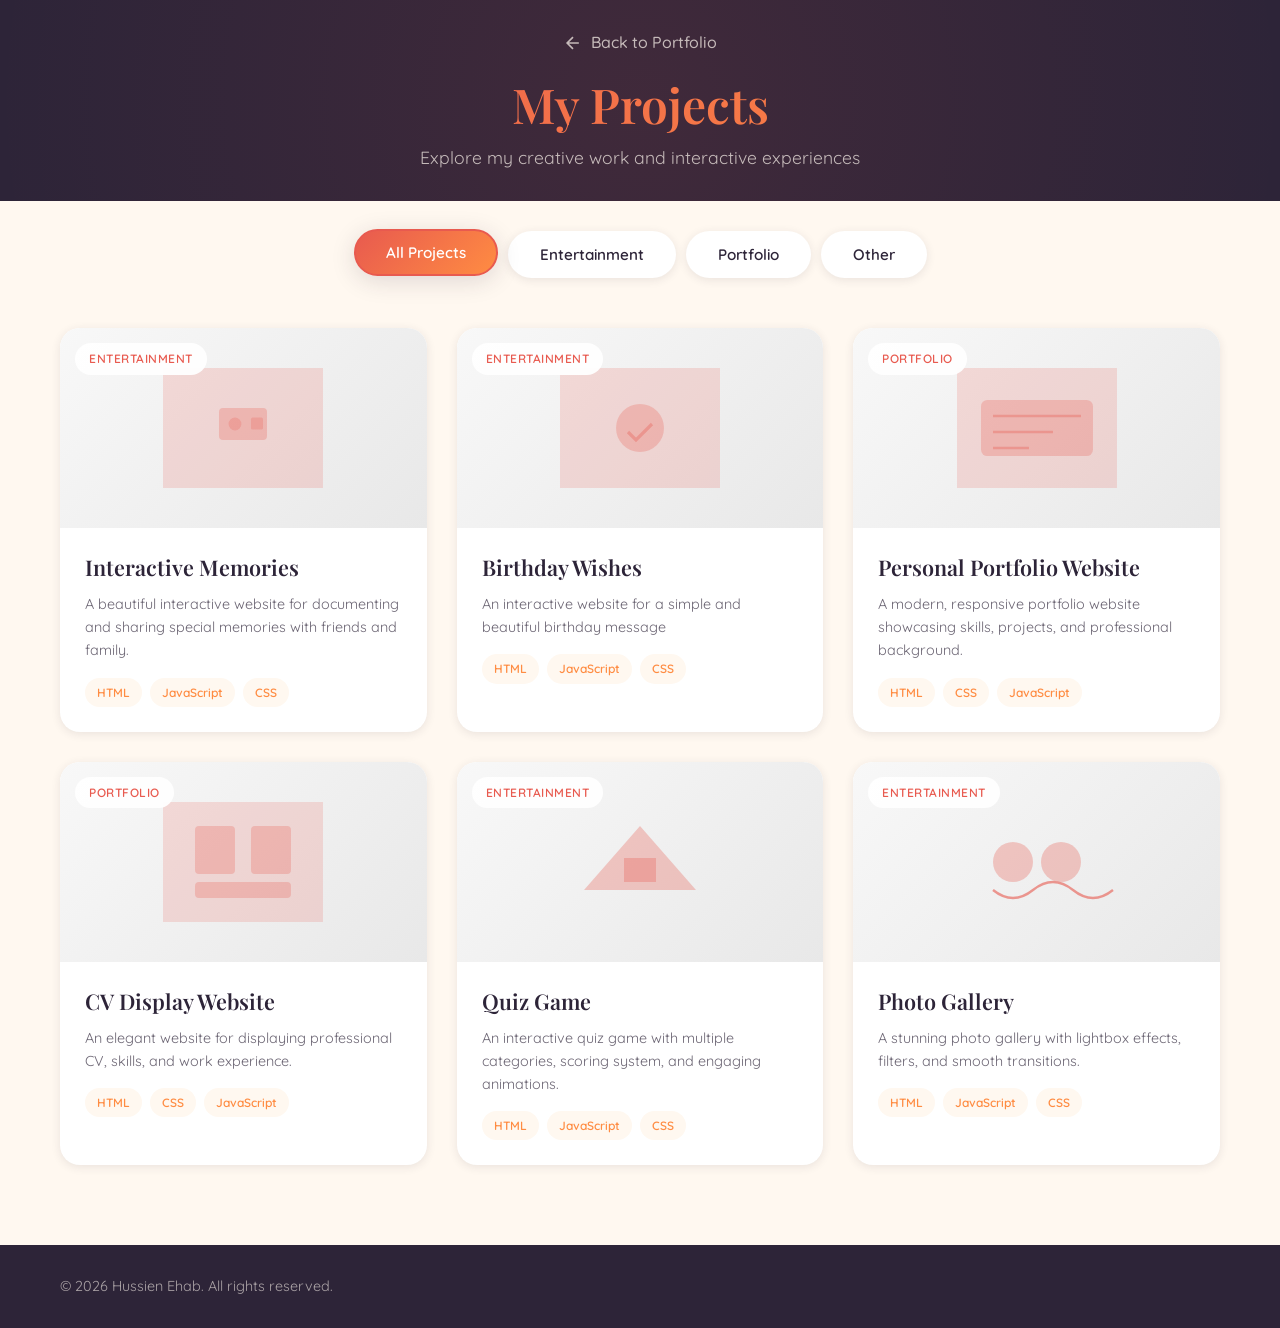
<file: projects.html>
<!DOCTYPE html>
<html lang="en">
<head>
    <meta charset="UTF-8">
    <meta name="viewport" content="width=device-width, initial-scale=1.0">
    <title>My Projects | Portfolio</title>
    <link rel="preconnect" href="https://fonts.googleapis.com">
    <link rel="preconnect" href="https://fonts.gstatic.com" crossorigin>
    <link href="https://fonts.googleapis.com/css2?family=Playfair+Display:wght@400;500;600;700&family=Quicksand:wght@300;400;500;600;700&display=swap" rel="stylesheet">
    <link rel="stylesheet" href="styles.css">
    <style>
        :root {
            --primary: #E85A4F;
            --secondary: #FF8C42;
            --accent: #FFC857;
            --bg-light: #FFF8F0;
            --bg-dark: #2D2438;
            --text-dark: #2D2438;
            --text-light: #FFF8F0;
            --shadow-sm: 0 2px 10px rgba(45, 36, 56, 0.1);
            --shadow-md: 0 5px 25px rgba(45, 36, 56, 0.15);
            --shadow-lg: 0 10px 40px rgba(45, 36, 56, 0.2);
            --transition: all 0.3s ease;
        }

        * {
            margin: 0;
            padding: 0;
            box-sizing: border-box;
        }

        body {
            font-family: 'Quicksand', -apple-system, BlinkMacSystemFont, sans-serif;
            background: var(--bg-light);
            color: var(--text-dark);
            min-height: 100vh;
        }

        /* Header */
        .projects-header {
            background: var(--bg-dark);
            padding: 30px 0;
            position: relative;
            overflow: hidden;
        }

        .projects-header::before {
            content: '';
            position: absolute;
            top: -50%;
            left: -50%;
            width: 200%;
            height: 200%;
            background: radial-gradient(circle, rgba(232, 90, 79, 0.1) 0%, transparent 50%);
            animation: rotate 20s linear infinite;
        }

        @keyframes rotate {
            from { transform: rotate(0deg); }
            to { transform: rotate(360deg); }
        }

        .header-content {
            position: relative;
            z-index: 1;
            text-align: center;
        }

        .back-link {
            display: inline-flex;
            align-items: center;
            gap: 8px;
            color: var(--text-light);
            opacity: 0.7;
            text-decoration: none;
            font-weight: 500;
            margin-bottom: 20px;
            transition: var(--transition);
        }

        .back-link:hover {
            opacity: 1;
            transform: translateX(-5px);
        }

        .back-link svg {
            width: 20px;
            height: 20px;
        }

        .projects-header h1 {
            font-family: 'Playfair Display', serif;
            font-size: 3rem;
            color: var(--text-light);
            margin-bottom: 10px;
            background: linear-gradient(135deg, var(--primary), var(--secondary));
            -webkit-background-clip: text;
            -webkit-text-fill-color: transparent;
            background-clip: text;
        }

        .projects-header p {
            color: var(--text-light);
            opacity: 0.7;
            font-size: 1.1rem;
        }

        /* Filter Tabs */
        .filter-section {
            padding: 30px 0;
            text-align: center;
        }

        .filter-tabs {
            display: inline-flex;
            gap: 10px;
            flex-wrap: wrap;
            justify-content: center;
        }

        .filter-tab {
            padding: 12px 30px;
            background: white;
            border: 2px solid transparent;
            border-radius: 50px;
            font-family: 'Quicksand', sans-serif;
            font-weight: 600;
            font-size: 0.95rem;
            color: var(--text-dark);
            cursor: pointer;
            transition: var(--transition);
            box-shadow: var(--shadow-sm);
        }

        .filter-tab:hover,
        .filter-tab.active {
            border-color: var(--primary);
            background: linear-gradient(135deg, var(--primary), var(--secondary));
            color: white;
            transform: translateY(-2px);
            box-shadow: var(--shadow-md);
        }

        /* Projects Grid */
        .projects-section {
            padding: 20px 0 80px;
        }

        .container {
            max-width: 1200px;
            margin: 0 auto;
            padding: 0 20px;
        }

        .projects-grid {
            display: grid;
            grid-template-columns: repeat(auto-fill, minmax(320px, 1fr));
            gap: 30px;
        }

        .project-card {
            background: white;
            border-radius: 20px;
            overflow: hidden;
            box-shadow: var(--shadow-sm);
            transition: var(--transition);
            position: relative;
        }

        .project-card:hover {
            transform: translateY(-10px) scale(1.02);
            box-shadow: var(--shadow-lg);
        }

        .project-card::before {
            content: '';
            position: absolute;
            top: 0;
            left: 0;
            right: 0;
            height: 4px;
            background: linear-gradient(90deg, var(--primary), var(--secondary), var(--accent));
            opacity: 0;
            transition: var(--transition);
        }

        .project-card:hover::before {
            opacity: 1;
        }

        .project-image {
            position: relative;
            height: 200px;
            overflow: hidden;
            background: linear-gradient(135deg, #f8f8f8, #e8e8e8);
        }

        .project-placeholder {
            width: 100%;
            height: 100%;
            display: flex;
            align-items: center;
            justify-content: center;
            color: var(--primary);
        }

        .project-placeholder svg {
            width: 60%;
            height: 60%;
            opacity: 0.6;
        }

        .project-category {
            position: absolute;
            top: 15px;
            left: 15px;
            padding: 6px 14px;
            background: rgba(255, 255, 255, 0.95);
            border-radius: 20px;
            font-size: 0.75rem;
            font-weight: 600;
            color: var(--primary);
            text-transform: uppercase;
            letter-spacing: 0.5px;
        }

        .project-overlay {
            position: absolute;
            inset: 0;
            background: linear-gradient(135deg, rgba(232, 90, 79, 0.95), rgba(255, 140, 66, 0.95));
            display: flex;
            align-items: center;
            justify-content: center;
            opacity: 0;
            transition: var(--transition);
        }

        .project-card:hover .project-overlay {
            opacity: 1;
        }

        .view-btn {
            padding: 14px 35px;
            background: white;
            color: var(--primary);
            font-weight: 700;
            font-size: 1rem;
            border-radius: 50px;
            text-decoration: none;
            transform: translateY(20px);
            transition: var(--transition);
            display: inline-flex;
            align-items: center;
            gap: 8px;
        }

        .project-card:hover .view-btn {
            transform: translateY(0);
        }

        .view-btn:hover {
            transform: scale(1.05) !important;
        }

        .project-info {
            padding: 25px;
        }

        .project-info h3 {
            font-family: 'Playfair Display', serif;
            font-size: 1.35rem;
            color: var(--text-dark);
            margin-bottom: 12px;
            line-height: 1.3;
        }

        .project-info p {
            font-size: 0.9rem;
            color: var(--text-dark);
            opacity: 0.7;
            line-height: 1.6;
            margin-bottom: 15px;
        }

        .project-tags {
            display: flex;
            flex-wrap: wrap;
            gap: 8px;
        }

        .project-tags span {
            padding: 5px 12px;
            background: var(--bg-light);
            color: var(--secondary);
            font-size: 0.75rem;
            font-weight: 600;
            border-radius: 20px;
        }

        /* Empty State */
        .empty-state {
            text-align: center;
            padding: 60px 20px;
        }

        .empty-state svg {
            width: 120px;
            height: 120px;
            opacity: 0.3;
            margin-bottom: 20px;
        }

        .empty-state h3 {
            font-family: 'Playfair Display', serif;
            font-size: 1.5rem;
            color: var(--text-dark);
            margin-bottom: 10px;
        }

        .empty-state p {
            color: var(--text-dark);
            opacity: 0.6;
        }

        /* Footer */
        .footer {
            background: var(--bg-dark);
            color: var(--text-light);
            padding: 30px 0;
            text-align: center;
        }

        .footer p {
            opacity: 0.6;
            font-size: 0.9rem;
        }

        /* Animations */
        @keyframes fadeInUp {
            from {
                opacity: 0;
                transform: translateY(30px);
            }
            to {
                opacity: 1;
                transform: translateY(0);
            }
        }

        .project-card {
            animation: fadeInUp 0.6s ease forwards;
        }

        .project-card:nth-child(1) { animation-delay: 0.1s; }
        .project-card:nth-child(2) { animation-delay: 0.2s; }
        .project-card:nth-child(3) { animation-delay: 0.3s; }
        .project-card:nth-child(4) { animation-delay: 0.4s; }
        .project-card:nth-child(5) { animation-delay: 0.5s; }
        .project-card:nth-child(6) { animation-delay: 0.6s; }

        /* Responsive */
        @media (max-width: 768px) {
            .projects-header h1 {
                font-size: 2rem;
            }

            .projects-grid {
                grid-template-columns: 1fr;
            }

            .filter-tabs {
                gap: 8px;
            }

            .filter-tab {
                padding: 10px 20px;
                font-size: 0.85rem;
            }
        }
    </style>
</head>
<body>
    <!-- Header -->
    <header class="projects-header">
        <div class="header-content container">
            <a href="index.html" class="back-link">
                <svg viewBox="0 0 24 24" fill="none" stroke="currentColor" stroke-width="2">
                    <path d="M19 12H5M12 19l-7-7 7-7"/>
                </svg>
                Back to Portfolio
            </a>
            <h1>My Projects</h1>
            <p>Explore my creative work and interactive experiences</p>
        </div>
    </header>

    <!-- Filter Section -->
    <section class="filter-section">
        <div class="filter-tabs">
            <button class="filter-tab active" data-filter="all">All Projects</button>
            <button class="filter-tab" data-filter="entertainment">Entertainment</button>
            <button class="filter-tab" data-filter="portfolio">Portfolio</button>
            <button class="filter-tab" data-filter="other">Other</button>
        </div>
    </section>

    <!-- Projects Grid -->
    <section class="projects-section">
        <div class="container">
            <div class="projects-grid" id="projectsGrid">
                <!-- Entertainment Category -->
                <article class="project-card" data-category="entertainment">
                    <div class="project-image">
                        <div class="project-placeholder">
                            <svg viewBox="0 0 200 150" fill="none" xmlns="http://www.w3.org/2000/svg">
                                <rect width="200" height="150" fill="currentColor" opacity="0.3"/>
                                <rect x="70" y="50" width="60" height="40" rx="5" fill="currentColor" opacity="0.5"/>
                                <circle cx="90" cy="70" r="8" fill="currentColor" opacity="0.7"/>
                                <rect x="110" y="62" width="15" height="15" rx="2" fill="currentColor" opacity="0.7"/>
                            </svg>
                        </div>
                        <span class="project-category">Entertainment</span>
                        <div class="project-overlay">
                            <a href="#" class="view-btn">View Project</a>
                        </div>
                    </div>
                    <div class="project-info">
                        <h3>Interactive Memories</h3>
                        <p>A beautiful interactive website for documenting and sharing special memories with friends and family.</p>
                        <div class="project-tags">
                            <span>HTML</span>
                            <span>JavaScript</span>
                            <span>CSS</span>
                        </div>
                    </div>
                </article>

                <article class="project-card" data-category="entertainment">
                    <div class="project-image">
                        <div class="project-placeholder">
                            <svg viewBox="0 0 200 150" fill="none" xmlns="http://www.w3.org/2000/svg">
                                <rect width="200" height="150" fill="currentColor" opacity="0.3"/>
                                <circle cx="100" cy="75" r="30" fill="currentColor" opacity="0.5"/>
                                <path d="M85 80 L95 90 L115 70" stroke="currentColor" stroke-width="4" fill="none"/>
                            </svg>
                        </div>
                        <span class="project-category">Entertainment</span>
                        <div class="project-overlay">
                            <a href="#" class="view-btn">View Project</a>
                        </div>
                    </div>
                    <div class="project-info">
                        <h3>Birthday Wishes</h3>
                        <p>An interactive website for a simple and beautiful birthday message</p>
                        <div class="project-tags">
                            <span>HTML</span>
                            <span>JavaScript</span>
                            <span>CSS</span>
                        </div>
                    </div>
                </article>

                <!-- Portfolio Category -->
                <article class="project-card" data-category="portfolio">
                    <div class="project-image">
                        <div class="project-placeholder">
                            <svg viewBox="0 0 200 150" fill="none" xmlns="http://www.w3.org/2000/svg">
                                <rect width="200" height="150" fill="currentColor" opacity="0.3"/>
                                <rect x="30" y="40" width="140" height="70" rx="8" fill="currentColor" opacity="0.5"/>
                                <line x1="45" y1="60" x2="155" y2="60" stroke="currentColor" stroke-width="3"/>
                                <line x1="45" y1="80" x2="120" y2="80" stroke="currentColor" stroke-width="3"/>
                                <line x1="45" y1="100" x2="90" y2="100" stroke="currentColor" stroke-width="3"/>
                            </svg>
                        </div>
                        <span class="project-category">Portfolio</span>
                        <div class="project-overlay">
                            <a href="index.html" class="view-btn">View Project</a>
                        </div>
                    </div>
                    <div class="project-info">
                        <h3>Personal Portfolio Website</h3>
                        <p>A modern, responsive portfolio website showcasing skills, projects, and professional background.</p>
                        <div class="project-tags">
                            <span>HTML</span>
                            <span>CSS</span>
                            <span>JavaScript</span>
                        </div>
                    </div>
                </article>

                <article class="project-card" data-category="portfolio">
                    <div class="project-image">
                        <div class="project-placeholder">
                            <svg viewBox="0 0 200 150" fill="none" xmlns="http://www.w3.org/2000/svg">
                                <rect width="200" height="150" fill="currentColor" opacity="0.3"/>
                                <rect x="40" y="30" width="50" height="60" rx="5" fill="currentColor" opacity="0.5"/>
                                <rect x="110" y="30" width="50" height="60" rx="5" fill="currentColor" opacity="0.5"/>
                                <rect x="40" y="100" width="120" height="20" rx="5" fill="currentColor" opacity="0.5"/>
                            </svg>
                        </div>
                        <span class="project-category">Portfolio</span>
                        <div class="project-overlay">
                            <a href="#" class="view-btn">View Project</a>
                        </div>
                    </div>
                    <div class="project-info">
                        <h3>CV Display Website</h3>
                        <p>An elegant website for displaying professional CV, skills, and work experience.</p>
                        <div class="project-tags">
                            <span>HTML</span>
                            <span>CSS</span>
                            <span>JavaScript</span>
                        </div>
                    </div>
                </article>

                <!-- More Entertainment Projects -->
                <article class="project-card" data-category="entertainment">
                    <div class="project-image">
                        <div class="project-placeholder">
                            <svg viewBox="0 0 200 150" fill="none" xmlns="http://www.w3.org/2000/svg">
                                <polygon points="100,30 170,110 30,110" fill="currentColor" opacity="0.5"/>
                                <rect x="80" y="70" width="40" height="30" fill="currentColor" opacity="0.7"/>
                            </svg>
                        </div>
                        <span class="project-category">Entertainment</span>
                        <div class="project-overlay">
                            <a href="#" class="view-btn">View Project</a>
                        </div>
                    </div>
                    <div class="project-info">
                        <h3>Quiz Game</h3>
                        <p>An interactive quiz game with multiple categories, scoring system, and engaging animations.</p>
                        <div class="project-tags">
                            <span>HTML</span>
                            <span>JavaScript</span>
                            <span>CSS</span>
                        </div>
                    </div>
                </article>

                <article class="project-card" data-category="entertainment">
                    <div class="project-image">
                        <div class="project-placeholder">
                            <svg viewBox="0 0 200 150" fill="none" xmlns="http://www.w3.org/2000/svg">
                                <circle cx="70" cy="75" r="25" fill="currentColor" opacity="0.5"/>
                                <circle cx="130" cy="75" r="25" fill="currentColor" opacity="0.5"/>
                                <path d="M45 110 Q70 130 95 110 Q120 90 145 110 Q170 130 195 110" stroke="currentColor" stroke-width="3" fill="none"/>
                            </svg>
                        </div>
                        <span class="project-category">Entertainment</span>
                        <div class="project-overlay">
                            <a href="" class="view-btn">View Project</a>
                        </div>
                    </div>
                    <div class="project-info">
                        <h3>Photo Gallery</h3>
                        <p>A stunning photo gallery with lightbox effects, filters, and smooth transitions.</p>
                        <div class="project-tags">
                            <span>HTML</span>
                            <span>JavaScript</span>
                            <span>CSS</span>
                        </div>
                    </div>
                </article>
            </div>
        </div>
    </section>

    <!-- Footer -->
    <footer class="footer">
        <div class="container">
            <p>&copy; 2026 Hussien Ehab. All rights reserved.</p>
        </div>
    </footer>

    <script>
        // Filter functionality
        const filterTabs = document.querySelectorAll('.filter-tab');
        const projectCards = document.querySelectorAll('.project-card');

        filterTabs.forEach(tab => {
            tab.addEventListener('click', () => {
                // Remove active class from all tabs
                filterTabs.forEach(t => t.classList.remove('active'));
                // Add active class to clicked tab
                tab.classList.add('active');

                const filter = tab.getAttribute('data-filter');

                projectCards.forEach(card => {
                    if (filter === 'all' || card.getAttribute('data-category') === filter) {
                        card.style.display = 'block';
                        setTimeout(() => {
                            card.style.opacity = '1';
                            card.style.transform = 'translateY(0)';
                        }, 50);
                    } else {
                        card.style.opacity = '0';
                        card.style.transform = 'translateY(20px)';
                        setTimeout(() => {
                            card.style.display = 'none';
                        }, 300);
                    }
                });
            });
        });




        // Smooth scroll for better UX
        document.querySelectorAll('a[href^="#"]').forEach(anchor => {
            anchor.addEventListener('click', function(e) {
                e.preventDefault();
                const target = document.querySelector(this.getAttribute('href'));
                if (target) {
                    target.scrollIntoView({
                        behavior: 'smooth'
                    });
                }
            });
        });
    </script>
</body>
</html>
</file>
<file: styles.css>
/* CSS Variables */
:root {
    --primary: #E85A4F;
    --secondary: #FF8C42;
    --accent: #FFC857;
    --bg-light: #FFF8F0;
    --bg-dark: #2D2438;
    --text-dark: #2D2438;
    --text-light: #FFF8F0;
    --gradient-1: #E85A4F;
    --gradient-2: #FF8C42;
    --gradient-3: #FFC857;
    --shadow-sm: 0 2px 10px rgba(45, 36, 56, 0.1);
    --shadow-md: 0 5px 25px rgba(45, 36, 56, 0.15);
    --shadow-lg: 0 10px 40px rgba(45, 36, 56, 0.2);
    --transition: all 0.3s ease;
}

/* Reset & Base */
*, *::before, *::after {
    margin: 0;
    padding: 0;
    box-sizing: border-box;
}

html {
    scroll-behavior: smooth;
}

body {
    font-family: 'Quicksand', -apple-system, BlinkMacSystemFont, sans-serif;
    font-size: 16px;
    line-height: 1.6;
    color: var(--text-dark);
    background-color: var(--bg-light);
    overflow-x: hidden;
}

h1, h2, h3, h4, h5, h6 {
    font-family: 'Playfair Display', Georgia, serif;
    font-weight: 600;
    line-height: 1.2;
}

a {
    text-decoration: none;
    color: inherit;
}

ul {
    list-style: none;
}

img {
    max-width: 100%;
    display: block;
}

.container {
    max-width: 1200px;
    margin: 0 auto;
    padding: 0 20px;
}

/* Navigation */
.navbar {
    position: fixed;
    top: 0;
    left: 0;
    right: 0;
    z-index: 1000;
    background: rgba(255, 248, 240, 0.95);
    backdrop-filter: blur(10px);
    box-shadow: var(--shadow-sm);
    transition: var(--transition);
}

.navbar .container {
    display: flex;
    justify-content: space-between;
    align-items: center;
    height: 70px;
}

.logo {
    font-family: 'Playfair Display', serif;
    font-size: 1.75rem;
    font-weight: 700;
    color: var(--primary);
}

.nav-links {
    display: flex;
    gap: 40px;
}

.nav-links a {
    font-weight: 500;
    color: var(--text-dark);
    position: relative;
    padding: 5px 0;
    transition: var(--transition);
}

.nav-links a::after {
    content: '';
    position: absolute;
    bottom: 0;
    left: 0;
    width: 0;
    height: 2px;
    background: linear-gradient(90deg, var(--primary), var(--secondary));
    transition: var(--transition);
}

.nav-links a:hover {
    color: var(--primary);
}

.nav-links a:hover::after {
    width: 100%;
}

.menu-toggle {
    display: none;
    flex-direction: column;
    gap: 5px;
    background: none;
    border: none;
    cursor: pointer;
    padding: 5px;
}

.menu-toggle .bar {
    width: 25px;
    height: 3px;
    background: var(--text-dark);
    border-radius: 3px;
    transition: var(--transition);
}

/* Hero Section */
.hero {
    min-height: 100vh;
    display: flex;
    align-items: center;
    justify-content: center;
    position: relative;
    overflow: hidden;
    padding-top: 70px;
}

.hero-background {
    position: absolute;
    inset: 0;
    background: linear-gradient(135deg, var(--bg-light) 0%, #FFE8D6 100%);
    z-index: 0;
}

.gradient-orb {
    position: absolute;
    border-radius: 50%;
    filter: blur(80px);
    opacity: 0.6;
    animation: float 8s ease-in-out infinite;
}

.orb-1 {
    width: 400px;
    height: 400px;
    background: var(--primary);
    top: -100px;
    right: -100px;
    animation-delay: 0s;
}

.orb-2 {
    width: 300px;
    height: 300px;
    background: var(--secondary);
    bottom: -50px;
    left: -50px;
    animation-delay: -2s;
}

.orb-3 {
    width: 250px;
    height: 250px;
    background: var(--accent);
    top: 50%;
    left: 50%;
    transform: translate(-50%, -50%);
    animation-delay: -4s;
}

@keyframes float {
    0%, 100% {
        transform: translate(0, 0) scale(1);
    }
    33% {
        transform: translate(30px, -30px) scale(1.05);
    }
    66% {
        transform: translate(-20px, 20px) scale(0.95);
    }
}

.hero-content {
    position: relative;
    z-index: 1;
    text-align: center;
}

.greeting {
    font-size: 1.25rem;
    color: var(--secondary);
    font-weight: 500;
    margin-bottom: 10px;
    animation: fadeInUp 0.8s ease forwards;
    opacity: 0;
    animation-delay: 0.2s;
}

.hero-name {
    font-size: 4.5rem;
    background: linear-gradient(135deg, var(--primary), var(--secondary));
    -webkit-background-clip: text;
    -webkit-text-fill-color: transparent;
    background-clip: text;
    margin-bottom: 15px;
    animation: fadeInUp 0.8s ease forwards;
    opacity: 0;
    animation-delay: 0.4s;
}

.hero-title {
    font-size: 1.5rem;
    color: var(--text-dark);
    opacity: 0.8;
    margin-bottom: 40px;
    font-weight: 400;
    animation: fadeInUp 0.8s ease forwards;
    opacity: 0;
    animation-delay: 0.6s;
}

.cta-button {
    display: inline-block;
    padding: 16px 40px;
    background: linear-gradient(135deg, var(--primary), var(--secondary));
    color: var(--text-light);
    font-weight: 600;
    font-size: 1rem;
    border-radius: 50px;
    box-shadow: 0 5px 20px rgba(232, 90, 79, 0.4);
    transition: var(--transition);
    animation: fadeInUp 0.8s ease forwards;
    opacity: 0;
    animation-delay: 0.8s;
}

.cta-button:hover {
    transform: translateY(-3px);
    box-shadow: 0 8px 30px rgba(232, 90, 79, 0.5);
}

@keyframes fadeInUp {
    from {
        opacity: 0;
        transform: translateY(30px);
    }
    to {
        opacity: 1;
        transform: translateY(0);
    }
}

.scroll-indicator {
    position: absolute;
    bottom: 40px;
    left: 50%;
    transform: translateX(-50%);
    display: flex;
    flex-direction: column;
    align-items: center;
    gap: 10px;
    color: var(--text-dark);
    opacity: 0.6;
    animation: bounce 2s ease-in-out infinite;
}

.scroll-indicator span {
    font-size: 0.75rem;
    text-transform: uppercase;
    letter-spacing: 2px;
}

.scroll-arrow {
    width: 20px;
    height: 20px;
    border-right: 2px solid var(--text-dark);
    border-bottom: 2px solid var(--text-dark);
    transform: rotate(45deg);
}

@keyframes bounce {
    0%, 100% {
        transform: translateX(-50%) translateY(0);
    }
    50% {
        transform: translateX(-50%) translateY(10px);
    }
}

/* Section Styles */
section {
    padding: 100px 0;
}

.section-title {
    font-size: 2.75rem;
    text-align: center;
    margin-bottom: 20px;
    color: var(--text-dark);
    position: relative;
}

.section-title::after {
    content: '';
    display: block;
    width: 60px;
    height: 4px;
    background: linear-gradient(90deg, var(--primary), var(--secondary));
    margin: 15px auto 0;
    border-radius: 2px;
}

.section-subtitle {
    text-align: center;
    color: var(--text-dark);
    opacity: 0.7;
    margin-bottom: 60px;
    font-size: 1.1rem;
}

/* About Section */
.about {
    background: white;
}

.about-content {
    display: grid;
    grid-template-columns: 300px 1fr;
    gap: 60px;
    align-items: start;
}

.about-image {
    position: sticky;
    top: 100px;
}

.profile-placeholder {
    width: 100%;
    aspect-ratio: 1;
    border-radius: 20px;
    background: linear-gradient(135deg, var(--primary), var(--secondary));
    display: flex;
    align-items: center;
    justify-content: center;
    color: white;
    box-shadow: var(--shadow-lg);
}

.profile-placeholder svg {
    width: 60%;
    height: 60%;
}

.about-text h3 {
    font-size: 1.75rem;
    margin-bottom: 20px;
    color: var(--text-dark);
}

.about-text p {
    margin-bottom: 20px;
    opacity: 0.85;
    line-height: 1.8;
}

.skills-section {
    margin: 40px 0;
}

.skills-section h3 {
    font-size: 1.5rem;
    margin-bottom: 20px;
}

.skills-grid {
    display: grid;
    grid-template-columns: repeat(3, 1fr);
    gap: 15px;
}

.skill-item {
    display: flex;
    align-items: center;
    gap: 10px;
    padding: 12px 20px;
    background: var(--bg-light);
    border-radius: 10px;
    font-weight: 500;
    transition: var(--transition);
    border: 2px solid transparent;
}

.skill-item:hover {
    border-color: var(--primary);
    transform: translateY(-2px);
}

.skill-icon {
    width: 30px;
    height: 30px;
    display: flex;
    align-items: center;
    justify-content: center;
    background: linear-gradient(135deg, var(--primary), var(--secondary));
    color: white;
    border-radius: 8px;
    font-size: 0.75rem;
    font-weight: 700;
}

.download-btn {
    display: inline-flex;
    align-items: center;
    gap: 10px;
    padding: 14px 30px;
    background: var(--bg-dark);
    color: var(--text-light);
    font-weight: 600;
    border-radius: 10px;
    transition: var(--transition);
    margin-top: 20px;
}

.download-btn:hover {
    background: var(--primary);
    transform: translateY(-2px);
}

/* Portfolio Section */
.portfolio {
    background: var(--bg-light);
}

.portfolio-grid {
    display: grid;
    grid-template-columns: repeat(3, 1fr);
    gap: 30px;
}

.project-card {
    background: white;
    border-radius: 20px;
    overflow: hidden;
    box-shadow: var(--shadow-sm);
    transition: var(--transition);
}

.project-card:hover {
    transform: translateY(-10px);
    box-shadow: var(--shadow-lg);
}

.project-image {
    position: relative;
    height: 200px;
    overflow: hidden;
}

.project-placeholder {
    width: 100%;
    height: 100%;
    background: linear-gradient(135deg, #f8f8f8, #e8e8e8);
    display: flex;
    align-items: center;
    justify-content: center;
    color: var(--primary);
}

.project-placeholder svg {
    width: 80%;
    height: 80%;
    opacity: 0.7;
}

.project-overlay {
    position: absolute;
    inset: 0;
    background: linear-gradient(135deg, rgba(232, 90, 79, 0.9), rgba(255, 140, 66, 0.9));
    display: flex;
    align-items: center;
    justify-content: center;
    opacity: 0;
    transition: var(--transition);
}

.project-card:hover .project-overlay {
    opacity: 1;
}

.view-project-btn {
    padding: 12px 25px;
    background: white;
    color: var(--primary);
    font-weight: 600;
    border-radius: 25px;
    transform: translateY(20px);
    transition: var(--transition);
}

.project-card:hover .view-project-btn {
    transform: translateY(0);
}

.project-info {
    padding: 25px;
}

.project-info h3 {
    font-size: 1.25rem;
    margin-bottom: 10px;
    color: var(--text-dark);
}

.project-info p {
    font-size: 0.9rem;
    opacity: 0.75;
    margin-bottom: 15px;
    line-height: 1.6;
}

.tech-tags {
    display: flex;
    flex-wrap: wrap;
    gap: 8px;
}

.tech-tags span {
    padding: 5px 12px;
    background: var(--bg-light);
    color: var(--secondary);
    font-size: 0.75rem;
    font-weight: 600;
    border-radius: 20px;
}

/* Contact Section */
.contact {
    background: var(--bg-dark);
    color: var(--text-light);
}

.contact .section-title {
    color: var(--text-light);
}

.contact .section-title::after {
    background: linear-gradient(90deg, var(--secondary), var(--accent));
}

.contact .section-subtitle {
    color: var(--text-light);
    opacity: 0.7;
}

.social-links {
    display: flex;
    justify-content: center;
    gap: 25px;
    margin-bottom: 40px;
}

.social-link {
    width: 70px;
    height: 70px;
    display: flex;
    align-items: center;
    justify-content: center;
    background: rgba(255, 255, 255, 0.1);
    border-radius: 50%;
    transition: var(--transition);
    color: var(--text-light);
}

.social-link svg {
    width: 30px;
    height: 30px;
}

.social-link:hover {
    background: linear-gradient(135deg, var(--primary), var(--secondary));
    transform: translateY(-5px);
}

.contact-email {
    text-align: center;
}

.contact-email p {
    opacity: 0.7;
    margin-bottom: 10px;
}

.contact-email a {
    font-size: 1.5rem;
    font-weight: 600;
    background: linear-gradient(90deg, var(--secondary), var(--accent));
    -webkit-background-clip: text;
    -webkit-text-fill-color: transparent;
    background-clip: text;
    transition: var(--transition);
}

.contact-email a:hover {
    opacity: 0.8;
}

/* Footer */
.footer {
    background: #1a1520;
    color: var(--text-light);
    padding: 30px 0;
}

.footer .container {
    display: flex;
    justify-content: space-between;
    align-items: center;
}

.footer p {
    opacity: 0.6;
    font-size: 0.9rem;
}

.back-to-top {
    width: 45px;
    height: 45px;
    display: flex;
    align-items: center;
    justify-content: center;
    background: linear-gradient(135deg, var(--primary), var(--secondary));
    border: none;
    border-radius: 50%;
    cursor: pointer;
    transition: var(--transition);
    color: white;
}

.back-to-top:hover {
    transform: translateY(-3px);
}

/* Scroll Animations */
.animate-on-scroll {
    opacity: 0;
    transform: translateY(40px);
    transition: all 0.8s ease;
}

.animate-on-scroll.visible {
    opacity: 1;
    transform: translateY(0);
}

/* Responsive Styles */
@media (max-width: 1024px) {
    .portfolio-grid {
        grid-template-columns: repeat(2, 1fr);
    }
    
    .skills-grid {
        grid-template-columns: repeat(2, 1fr);
    }
}

@media (max-width: 768px) {
    .menu-toggle {
        display: flex;
    }
    
    .nav-links {
        position: fixed;
        top: 70px;
        left: 0;
        right: 0;
        background: var(--bg-light);
        flex-direction: column;
        padding: 20px;
        gap: 0;
        box-shadow: var(--shadow-md);
        transform: translateY(-150%);
        opacity: 0;
        transition: var(--transition);
    }
    
    .nav-links.active {
        transform: translateY(0);
        opacity: 1;
    }
    
    .nav-links li {
        border-bottom: 1px solid rgba(0,0,0,0.1);
    }
    
    .nav-links a {
        display: block;
        padding: 15    }
    
    .hero-name {

        font-size: 2.75rem;
    }
    
    .hero-title {
        font-size: 1.1rem;
    }
    
    .about-content {
        grid-template-columns: 1fr;
        gap: 40px;
    }
    
    .about-image {
        position: static;
        max-width: 250px;
        margin: 0 auto;
    }
    
    .portfolio-grid {
        grid-template-columns: 1fr;
    }
    
    .skills-grid {
        grid-template-columns: repeat(2, 1fr);
    }
    
    .social-links {
        gap: 15px;
    }
    
    .social-link {
        width: 55px;
        height: 55px;
    }
    
    .social-link svg {
        width: 24px;
        height: 24px;
    }
    
    .footer .container {
        flex-direction: column;
        gap: 20px;
        text-align: center;
    }
    
    section {
        padding: 70px 0;
    }
    
    .section-title {
        font-size: 2rem;
    }
}

@media (max-width: 480px) {
    .hero-name {
        font-size: 2.25rem;
    }
    
    .cta-button {
        padding: 14px 30px;
        font-size: 0.9rem;
    }
    
    .skills-grid {
        grid-template-columns: 1fr;
    }
}
</file>
